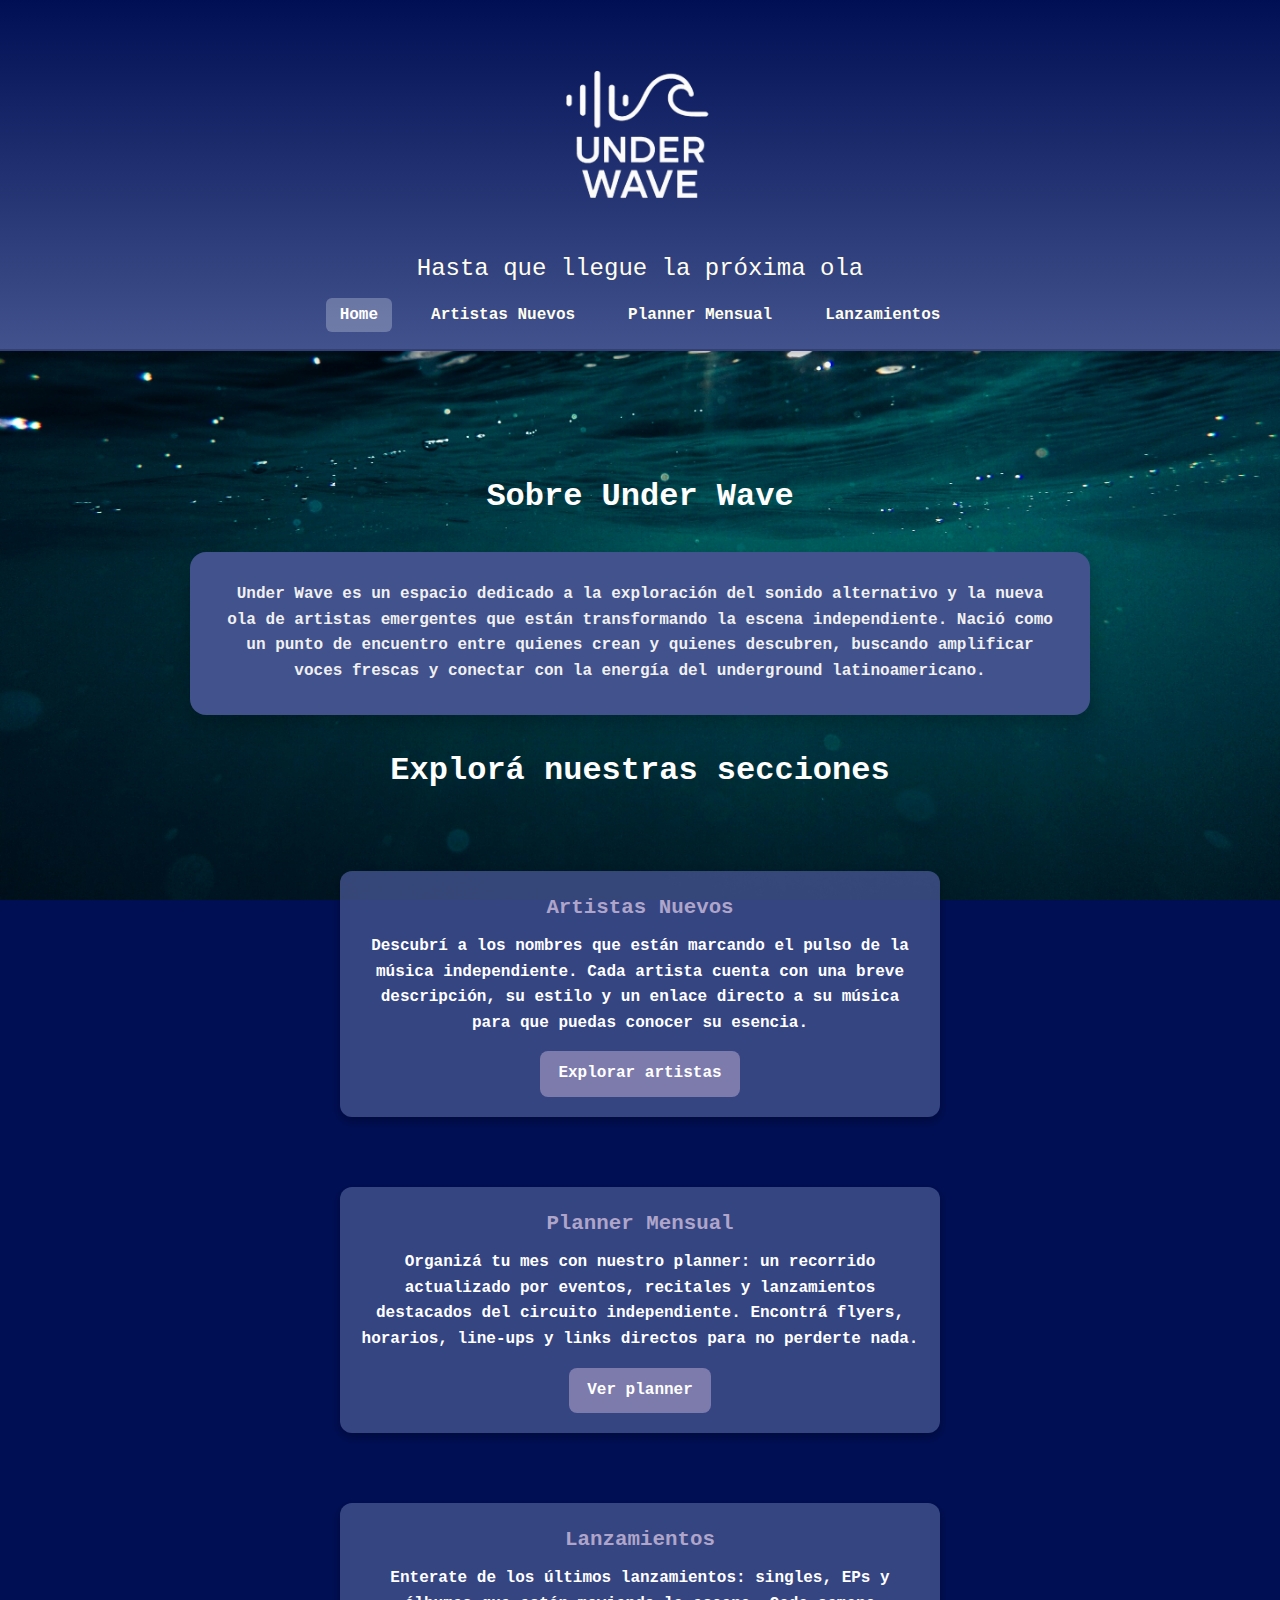
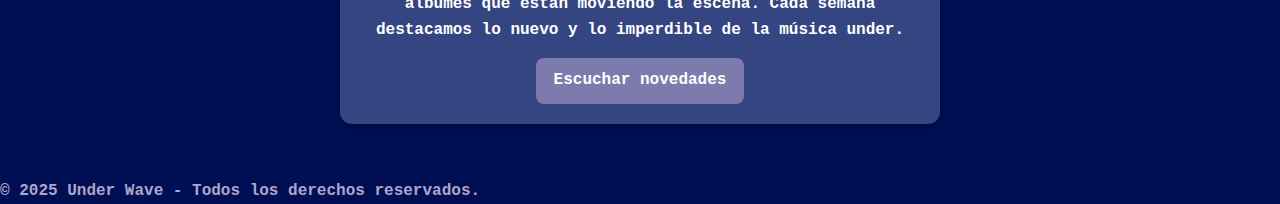
<file: pages/index.html>
<!DOCTYPE html>
<html lang="es">
<head>
  <meta charset="utf-8" />
  <meta name="viewport" content="width=device-width, initial-scale=1" />
  <title>Under Wave — Home</title>
  <meta name="description" content="Under Wave: artistas emergentes, planner y lanzamientos." />
  <link rel="stylesheet" href="/css/estilos.css">
  <link rel="icon" href="/img/logo.png" type="png">
  <meta name="theme-color" content="#000f54">
</head>
<body>
  <header>
    <img src="/img/logo.png" alt="Logotipo de Under Wave" class="logo-header">
    <h2>Hasta que llegue la próxima ola</h2>
    <nav aria-label="Menú principal">
      <ul>
        <li><a href="index.html" aria-current="page">Home</a></li>
        <li><a href="artistas.html">Artistas Nuevos</a></li>
        <li><a href="planner.html">Planner Mensual</a></li>
        <li><a href="lanzamientos.html">Lanzamientos</a></li>
      </ul>
    </nav>
  </header>

  <main>
    </section>
  </main>
  <main>
    <section class="intro">
      <h2>Sobre Under Wave</h2>
      <p>
        <strong><section class="intro caja">
      
          <p>
            <strong>Under Wave</strong> es un espacio dedicado a la exploración del sonido alternativo y la nueva ola de artistas emergentes que están transformando la escena independiente. 
            Nació como un punto de encuentro entre quienes crean y quienes descubren, buscando amplificar voces frescas y conectar con la energía del underground latinoamericano.
          </p>
        </section>        
    </section>
  
    <section class="apartados">
      <h2>Explorá nuestras secciones</h2>
  
      <article class="apartado">
        <h3>Artistas Nuevos</h3>
        <p>
          Descubrí a los nombres que están marcando el pulso de la música independiente.  
          Cada artista cuenta con una breve descripción, su estilo y un enlace directo a su música para que puedas conocer su esencia.
        </p>
        <a href="artistas.html" class="link-apartado">Explorar artistas</a>
      </article>
  
      <article class="apartado">
        <h3>Planner Mensual</h3>
        <p>
          Organizá tu mes con nuestro planner: un recorrido actualizado por eventos, recitales y lanzamientos destacados del circuito independiente.  
          Encontrá flyers, horarios, line-ups y links directos para no perderte nada.
        </p>
        <a href="planner.html" class="link-apartado">Ver planner</a>
      </article>
  
      <article class="apartado">
        <h3>Lanzamientos</h3>
        <p>
          Enterate de los últimos lanzamientos: singles, EPs y álbumes que están moviendo la escena.  
          Cada semana destacamos lo nuevo y lo imperdible de la música under.
        </p>
        <a href="lanzamientos.html" class="link-apartado">Escuchar novedades</a>
      </article>
    </section>
  </main>
  
  <footer>
    <p>&copy; 2025 Under Wave - Todos los derechos reservados.</p>
  </footer>
</body>
</html>
</file>
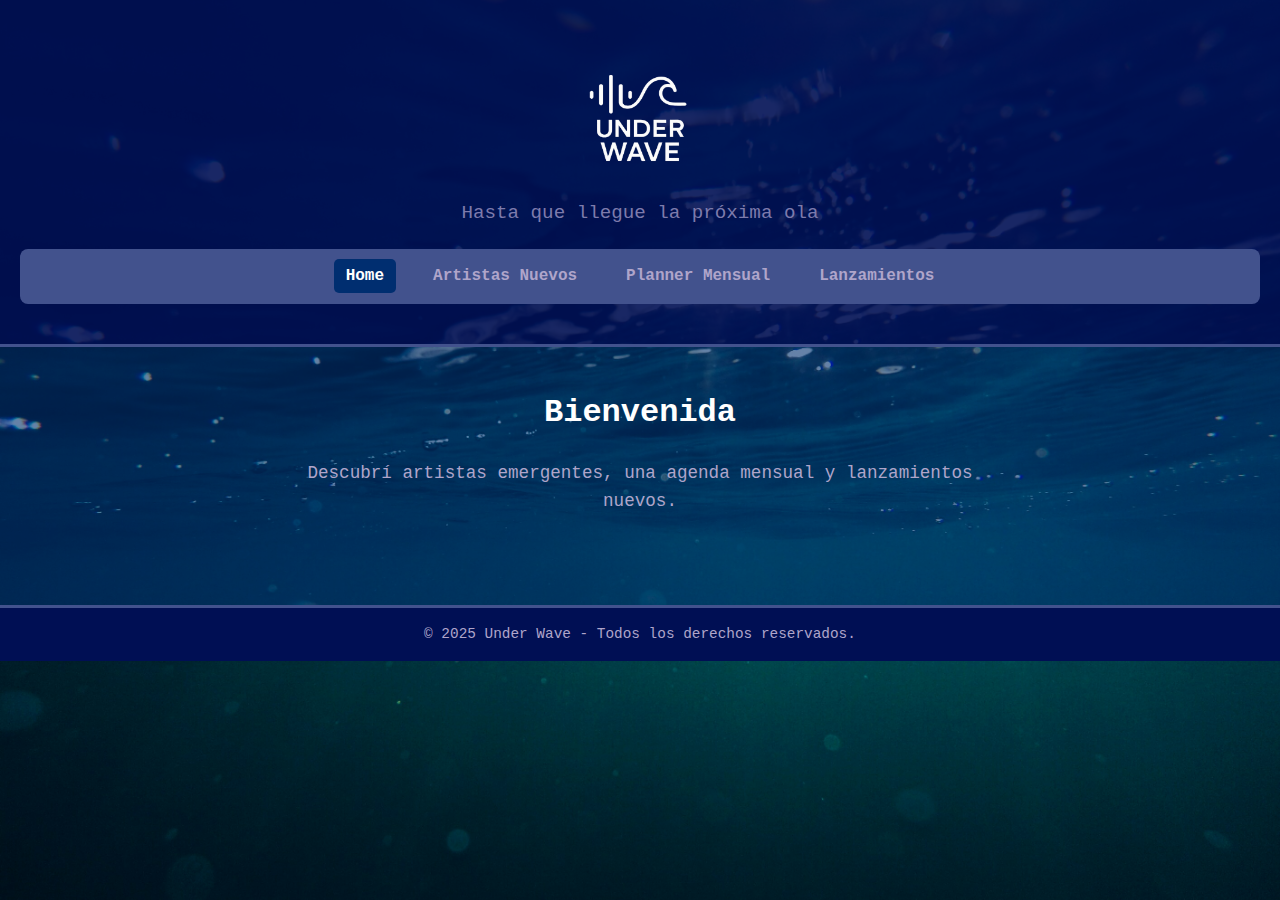
<file: produccion digital html u/pages/index.html>
<!DOCTYPE html>
<html lang="es">
<head>
  <meta charset="utf-8" />
  <meta name="viewport" content="width=device-width, initial-scale=1" />
  <title>Under Wave — Home</title>
  <meta name="description" content="Under Wave: artistas emergentes, planner y lanzamientos." />
  <link rel="stylesheet" href="css/estilos.css" />
  <link rel="icon" href="logo.png" type="png">
  <meta name="theme-color" content="#000f54">
</head>
<body>
  <header>
    <img src="css/logo.png" alt="Logotipo de Under Wave" class="logo-header">
    <h2>Hasta que llegue la próxima ola</h2>
    <nav aria-label="Menú principal">
      <ul>
        <li><a href="index.html" aria-current="page">Home</a></li>
        <li><a href="artistas.html">Artistas Nuevos</a></li>
        <li><a href="planner.html">Planner Mensual</a></li>
        <li><a href="lanzamientos.html">Lanzamientos</a></li>
      </ul>
    </nav>
  </header>

  <main>
    <section>
      <h2>Bienvenida</h2>
      <p>Descubrí artistas emergentes, una agenda mensual y lanzamientos nuevos.</p>
    </section>
  </main>

  <footer>
    <p>&copy; 2025 Under Wave - Todos los derechos reservados.</p>
  </footer>
</body>
</html>
</file>
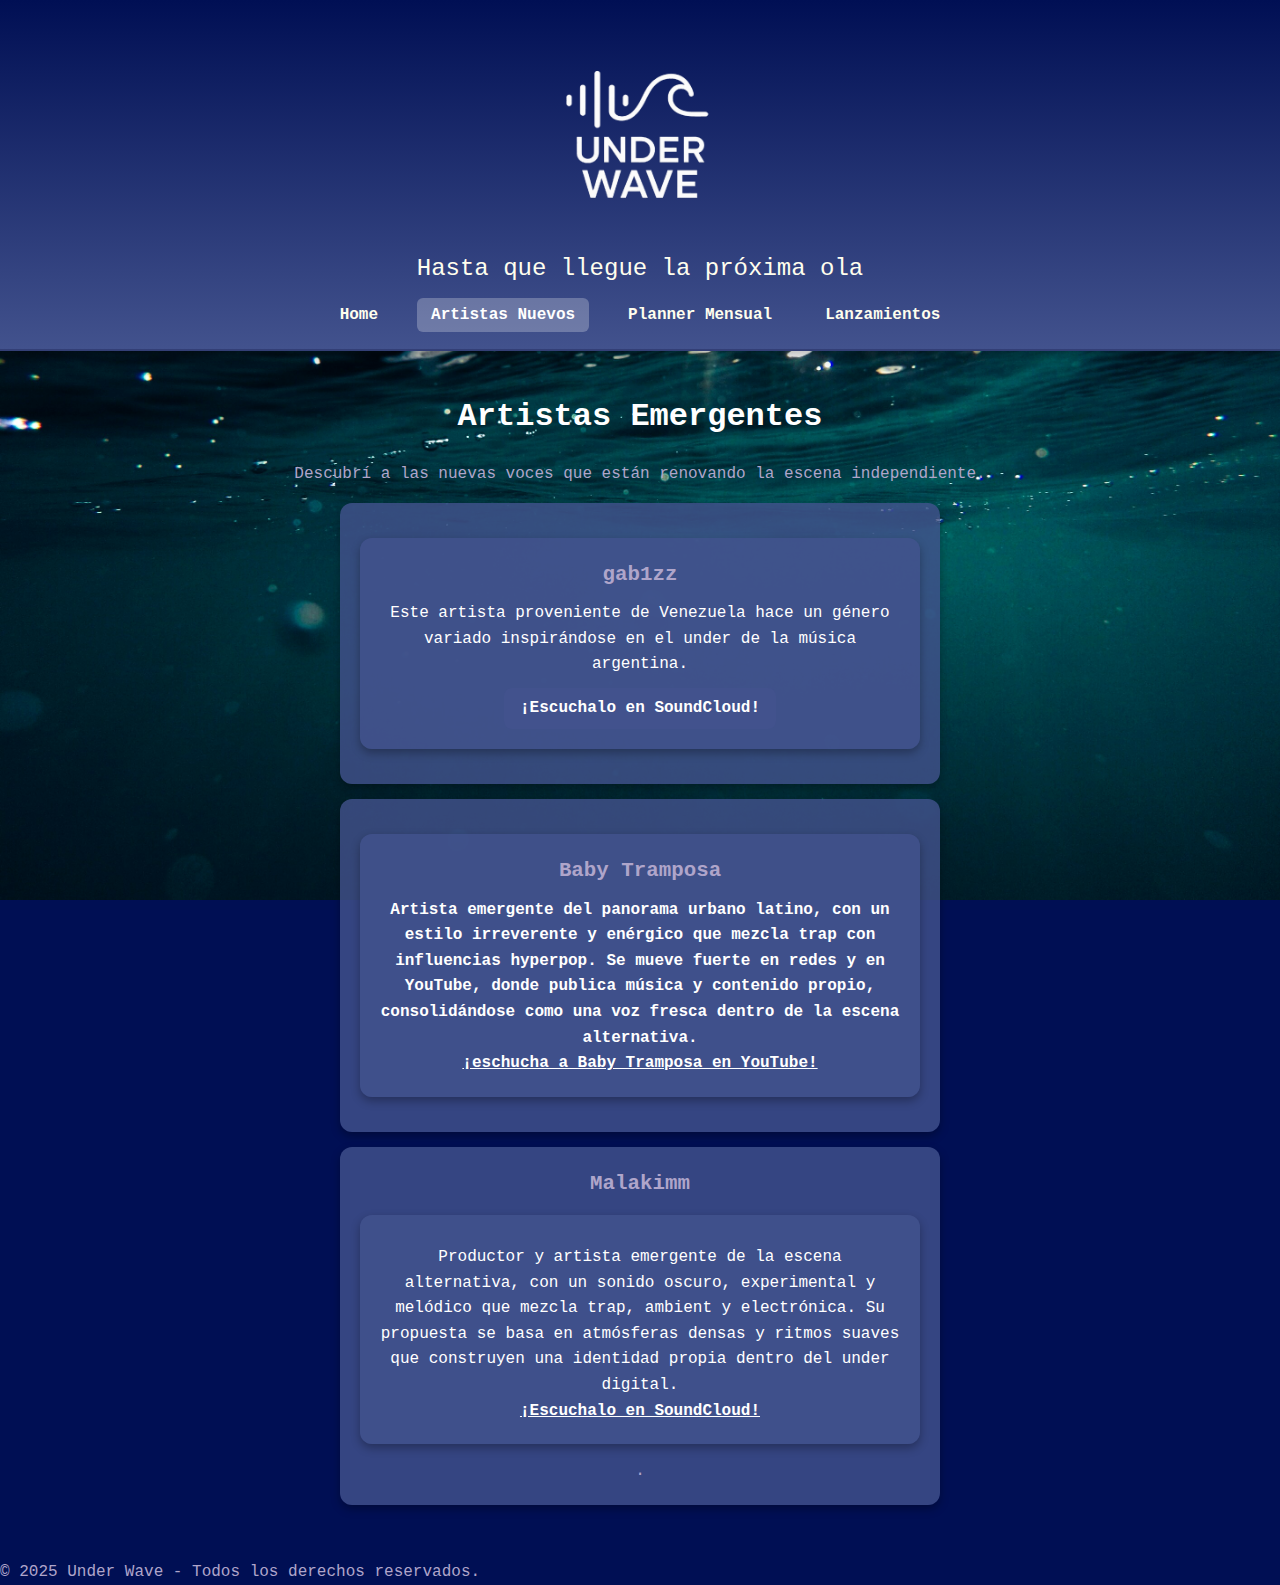
<file: pages/artistas.html>
<!DOCTYPE html>
<html lang="es">
  <head>
  <meta charset="UTF-8">
  <meta name="viewport" content="width=device-width, initial-scale=1.0">
  <title>Under Wave - Artistas Nuevos</title>
  <link rel="stylesheet" href="/css/estilos.css">
</head>
<body>
  <header>
    <h1><img src="/img/logo.png" alt="Logotipo de Under Wave" class="logo-header">
    </h1>
    <h2>Hasta que llegue la próxima ola</h2>
    <nav aria-label="Menú principal">
      <ul>
        <li><a href="/pages/index.html">Home</a></li>
        <li><a href="/pages/artistas.html" aria-current="page">Artistas Nuevos</a></li>
        <li><a href="/pages/planner.html">Planner Mensual</a></li>
        <li><a href="/pages/lanzamientos.html">Lanzamientos</a></li>
      </ul>
    </nav>
  </header>

  <main>
    <section>
      <h2>Artistas Emergentes</h2>
      <p>Descubrí a las nuevas voces que están renovando la escena independiente.</p>
      
      <article>
        <article>
          <h3>gab1zz</h3>
          <p>
            Este artista proveniente de Venezuela hace un género variado inspirándose en el under de la música argentina.
          </p>
          <a href="https://soundcloud.com/gab1zz" target="_blank" class="link-musica">
             ¡Escuchalo en SoundCloud!
          </a>
        </article>
        
        </p>
      </article>
      <article>
        <h3><article class="artista-card">
  <h3>Baby Tramposa</h3>
  <p>
    Artista emergente del panorama urbano latino, con un estilo irreverente y
    enérgico que mezcla trap con influencias hyperpop. Se mueve fuerte en redes
    y en YouTube, donde publica música y contenido propio, consolidándose como
    una voz fresca dentro de la escena alternativa.
  </p>
  <p>
    <a href="https://www.youtube.com/@babytramposa" target="_blank" rel="noopener noreferrer">
      ¡eschucha a Baby Tramposa en YouTube!
    </a>
  </p>
</article>
 </h3>
        <p></p>
      </article>
      <article>
        <h3>Malakimm</h3>
        <p><article class="artista-card">
          <h3></h3>
          <p>
            Productor y artista emergente de la escena alternativa, con un sonido oscuro,
            experimental y melódico que mezcla trap, ambient y electrónica. Su propuesta
            se basa en atmósferas densas y ritmos suaves que construyen una identidad
            propia dentro del under digital.
          </p>
          <p>
            <a href="https://soundcloud.com/malakimm?utm_source=clipboard&utm_medium=text&utm_campaign=social_sharing" 
               target="_blank" rel="noopener noreferrer">
              ¡Escuchalo  en SoundCloud!
            </a>
          </p>
        </article>
        .</p>
      </article>
    </section>
  </main>

  <footer>
    <p>&copy; 2025 Under Wave - Todos los derechos reservados.</p>
  </footer>
</body>
</html>
</file>
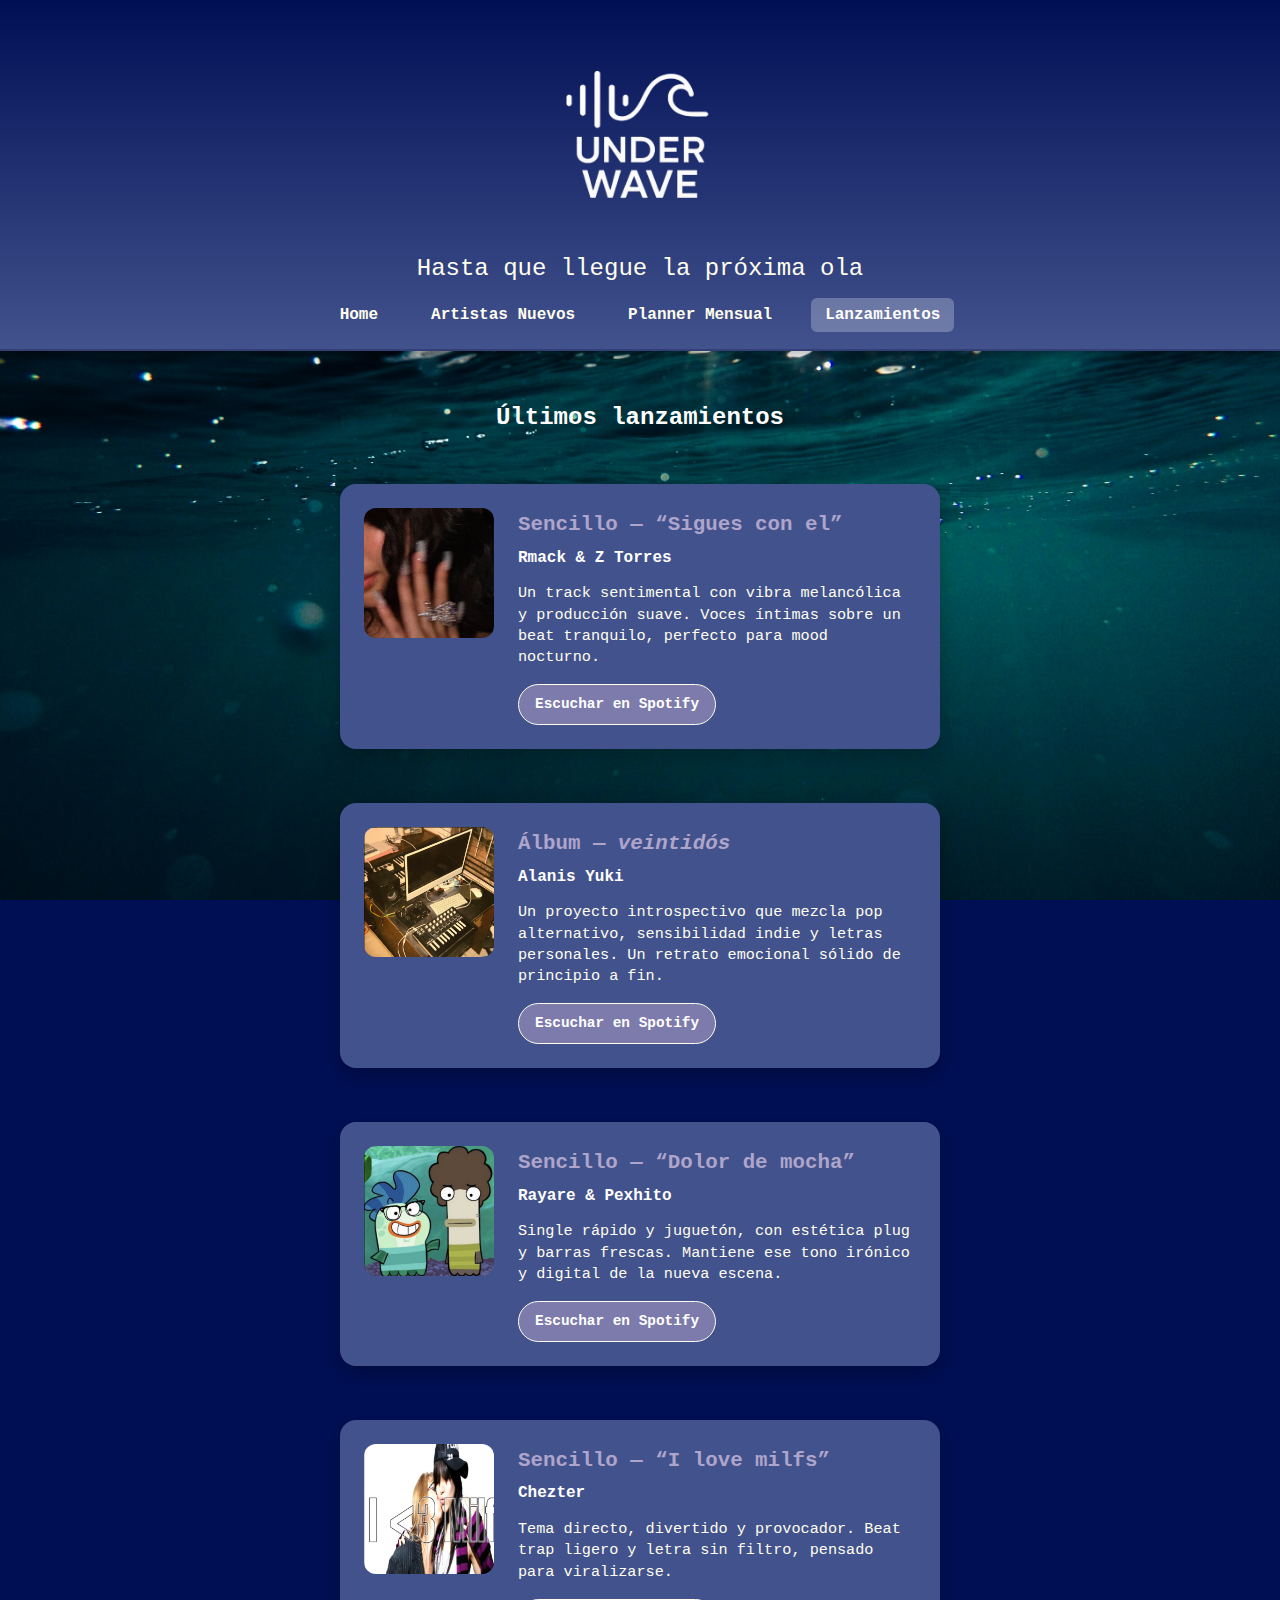
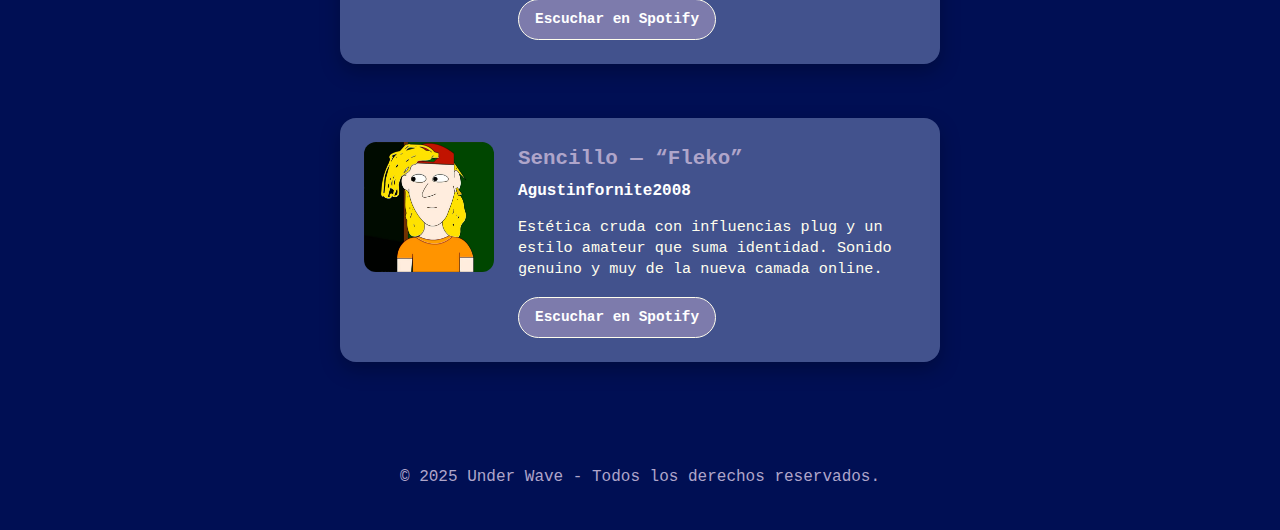
<file: pages/lanzamientos.html>
<!DOCTYPE html>
<html lang="es">
<head>
  <meta charset="UTF-8">
  <meta name="viewport" content="width=device-width, initial-scale=1.0">
  <title>Under Wave - Lanzamientos</title>
   <link rel="stylesheet" href="/css/estilos.css">
</head>
<body>
  <header>
    <h1><img src="/img/logo.png" alt="Logotipo de Under Wave" class="logo-header">
    </h1>
    <h2>Hasta que llegue la próxima ola</h2>
    <nav aria-label="Menú principal">
      <ul>
        <li><a href="/pages/index.html">Home</a></li>
        <li><a href="/pages/artistas.html">Artistas Nuevos</a></li>
        <li><a href="/pages/planner.html" >Planner Mensual</a></li>
        <li><a href="lanzamientos.html" aria-current="page">Lanzamientos</a></li>
      </ul>
      </ul>
      </ul>
    </nav>
  </header>

<!-- INICIO SECCIÓN LANZAMIENTOS -->
<section id="lanzamientos" class="lanzamientos">
  <h2>Últimos lanzamientos</h2>

  <div class="grid-lanzamientos">

    <!-- 1. Sigues con el – Rmack & Z Torres -->
    <article class="lanzamiento-card">
      <img
        class="lanzamiento-cover"
        src="/img/sigues con el.png"
        alt="Portada Sigues con el - Rmack & Z Torres">
      <div class="lanzamiento-info">
        <h3>Sencillo — “Sigues con el”</h3>
        <p class="artista">Rmack &amp; Z Torres</p>
        <p class="descripcion">
          Un track sentimental con vibra melancólica y producción suave. Voces íntimas sobre un beat tranquilo, perfecto para mood nocturno.
        </p>
        <a class="btn-lanzamiento" href="https://open.spotify.com/intl-es/track/5sjxeKJSqP5l9dvPVzf9tj?si=1bd4449fee084cc7" target="_blank" rel="noopener noreferrer">
          Escuchar en Spotify
        </a>
      </div>
    </article>

    <!-- 2. veintidós – Alanis Yuki -->
    <article class="lanzamiento-card">
      <img
        class="lanzamiento-cover"
        src="/img/veintidos alanis yuki .png"
        alt="Portada veintidós - Alanis Yuki">
      <div class="lanzamiento-info">
        <h3>Álbum — <em>veintidós</em></h3>
        <p class="artista">Alanis Yuki</p>
        <p class="descripcion">
          Un proyecto introspectivo que mezcla pop alternativo, sensibilidad indie y letras personales. Un retrato emocional sólido de principio a fin.
        </p>
        <a class="btn-lanzamiento" href="https://open.spotify.com/intl-es/album/4SnrFpk9IbaFNIJTm2BM4r?si=hOFpX50URn2exhtsWso8lg" target="_blank" rel="noopener noreferrer">
          Escuchar en Spotify
        </a>
      </div>
    </article>

    <!-- 3. Dolor de mocha – Rayare & Pexhito -->
    <article class="lanzamiento-card">
      <img
        class="lanzamiento-cover"
        src="/img/rayder y pexhito.png"
        alt="Portada Dolor de mocha - Rayare & Pexhito">
      <div class="lanzamiento-info">
        <h3>Sencillo — “Dolor de mocha”</h3>
        <p class="artista">Rayare &amp; Pexhito</p>
        <p class="descripcion">
          Single rápido y juguetón, con estética plug y barras frescas. Mantiene ese tono irónico y digital de la nueva escena.
        </p>
        <a class="btn-lanzamiento" href="https://open.spotify.com/intl-es/track/50B66NuAZx6x18ElDTO7WI?si=06ecdd2bd6e34867" target="_blank" rel="noopener noreferrer">
          Escuchar en Spotify
        </a>
      </div>
    </article>

    <!-- 4. I love milfs – Chezter -->
    <article class="lanzamiento-card">
      <img
        class="lanzamiento-cover"
        src="/img/i love milfs.png"
        alt="Portada I love milfs - Chezter">
      <div class="lanzamiento-info">
        <h3>Sencillo — “I love milfs”</h3>
        <p class="artista">Chezter</p>
        <p class="descripcion">
          Tema directo, divertido y provocador. Beat trap ligero y letra sin filtro, pensado para viralizarse.
        </p>
        <a class="btn-lanzamiento" href="https://open.spotify.com/intl-es/track/1jkuX5yszOsvxGJyQ61Ylw?si=24fa40a419d14338" target="_blank" rel="noopener noreferrer">
          Escuchar en Spotify
        </a>
      </div>
    </article>

    <!-- 5. Fleko – Agustinfornite2008 -->
    <article class="lanzamiento-card">
      <img
        class="lanzamiento-cover"
        src="/img/fleko.png"
        alt="Portada Fleko - Agustinfornite2008">
      <div class="lanzamiento-info">
        <h3>Sencillo — “Fleko”</h3>
        <p class="artista">Agustinfornite2008</p>
        <p class="descripcion">
          Estética cruda con influencias plug y un estilo amateur que suma identidad. Sonido genuino y muy de la nueva camada online.
        </p>
        <a class="btn-lanzamiento" href="https://open.spotify.com/intl-es/track/0MGLDr8ogu6clWPAwSPISb?si=c89b9098a6824efd" target="_blank" rel="noopener noreferrer">
          Escuchar en Spotify
        </a>
      </div>
    </article>

  </div>
</section>

<main class="fondo-filtrado">



  <footer>
    <p>&copy; 2025 Under Wave - Todos los derechos reservados.</p>
  </footer>
</body>
</html>
</file>
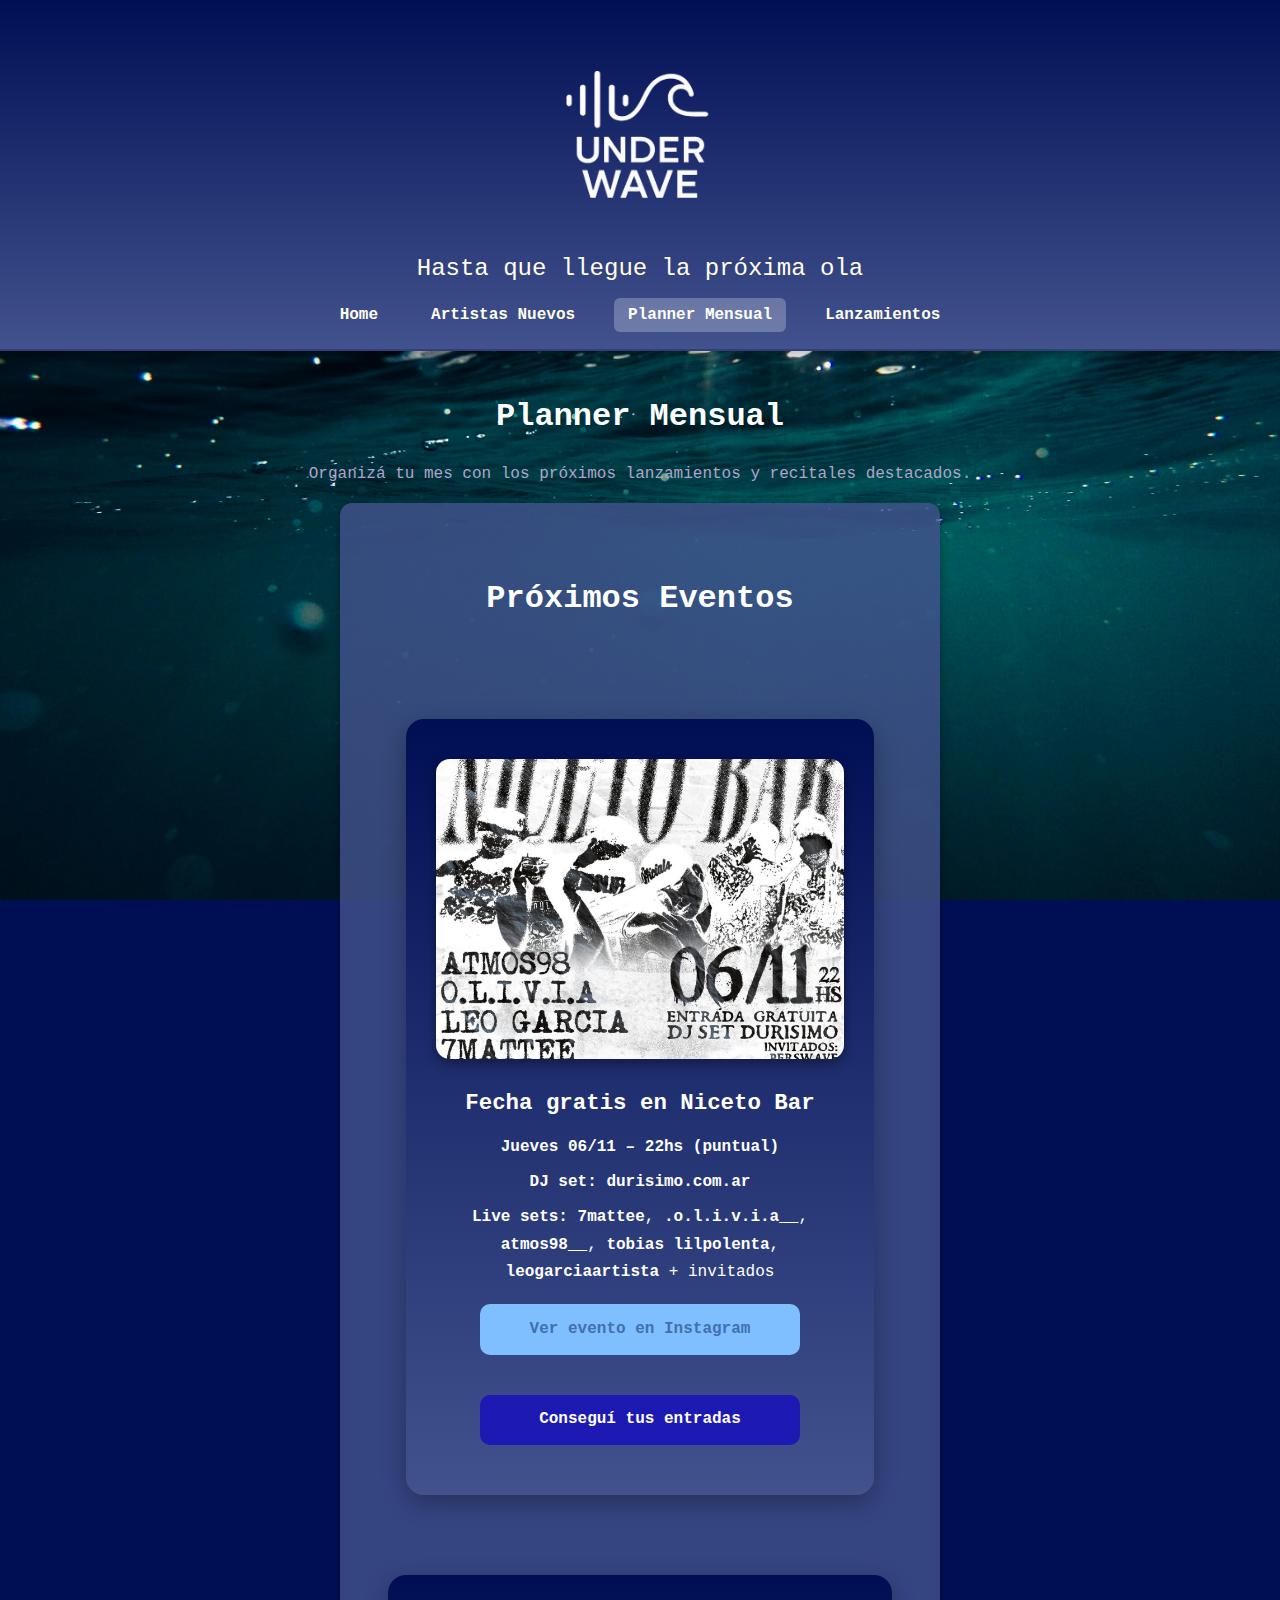
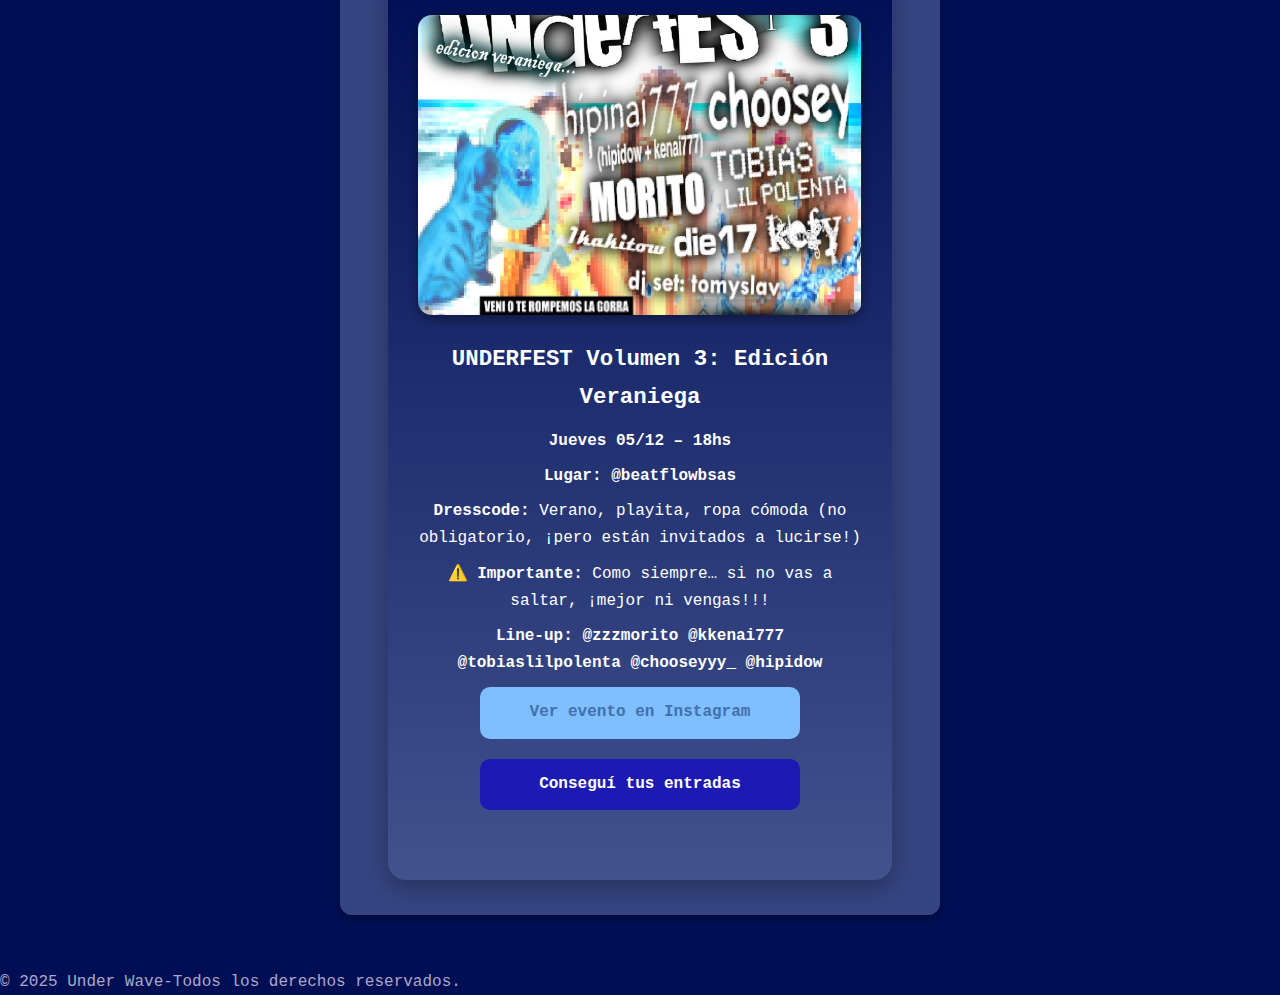
<file: pages/planner.html>
<!DOCTYPE html>
<html lang="es">
<head>
  <meta charset="UTF-8">
  <meta name="viewport" content="width=device-width, initial-scale=1.0">
  <title>Under Wave - Planner Mensual</title>
  <link rel="stylesheet" href="/css/estilos.css">
</head>
<body>
  <header>
    <h1><img src="/img/logo.png" alt="Logotipo de Under Wave" class="logo-header">
    </h1>
    <h2>Hasta que llegue la próxima ola</h2>
    <nav aria-label="Menú principal">
      <ul>
        <li><a href="/pages/index.html">Home</a></li>
        <li><a href="/pages/artistas.html">Artistas Nuevos</a></li>
        <li><a href="/pages/planner.html" aria-current="page">Planner Mensual</a></li>
        <li><a href="/pages/lanzamientos.html" >Lanzamientos</a></li>
      </ul>
    </nav>
  </header>

  <main>
    <section>
      <h2>Planner Mensual</h2>
      <p>Organizá tu mes con los próximos lanzamientos y recitales destacados.</p>
      
      <article>
       <section id="eventos">
        <h2>Próximos Eventos</h2>
      
        <article class="evento">
          <img src="/img/image.png" alt="Flyer del evento en Niceto Bar" class="img-evento">
      
          <div class="info-evento">
            <h3>Fecha gratis en Niceto Bar</h3>
            <p><strong>Jueves 06/11 – 22hs (puntual)</strong></p>
            <p><strong> DJ set:</strong> <a href="https://www.instagram.com/durisimo.com.ar" target="_blank">durisimo.com.ar</a></p>
            <p><strong> Live sets:</strong> 
              <a href="https://www.instagram.com/7mattee" target="_blank">7mattee</a>,
              <a href="https://www.instagram.com/_._o.l.i.v.i.a__" target="_blank">.o.l.i.v.i.a__</a>,
              <a href="https://www.instagram.com/atmos98__" target="_blank">atmos98__</a>,
              <a href="https://www.instagram.com/tobiaslilpolenta" target="_blank">tobias lilpolenta</a>,
              <a href="https://www.instagram.com/leogarciaartista" target="_blank">leogarciaartista</a> + invitados
            </p>
      
            <a href="https://www.instagram.com/nicetobar" target="_blank" class="link-evento">Ver evento en Instagram</a>
          </div>
          <a href="https://www.passline.com/eventos/atmos98-olivia-leo-garcia-7mattee-tobias-lil-polenta-durisimo-invitados-en-niceto-bar?fbclid=PAZXh0bgNhZW0CMTEAc3J0YwZhcHBfaWQMMjU2MjgxMDQwNTU4AAGnqzTOl-kjW5mz6_wylQ8pYfn_iPYNeDDNmLDRxI5fQjz3IFrHNSLDqell9XE_aem_3AT3oZSeGLQ7E5RwM_vsuQ" 
             target="_blank" class="link-entradas">Conseguí tus entradas</a>
        </div>
        </article>
      </section>
       <article class="evento">
        <img src="/img/underfest.png" alt=" UNDERFEST Volumen 3 - Edición Veraniega" class="img-evento">
      
        <div class="info-evento">
          <h3>UNDERFEST Volumen 3: Edición Veraniega </h3>
          <p><strong>Jueves 05/12 – 18hs</strong></p>
          <p><strong> Lugar:</strong> <a href="https://www.instagram.com/beatflowbsas/" target="_blank">@beatflowbsas</a></p>
          <p><strong> Dresscode:</strong> Verano, playita, ropa cómoda 
            (no obligatorio, ¡pero están invitados a lucirse!)
          </p><p><strong>⚠️ Importante:</strong> Como siempre… si no vas a saltar, ¡mejor ni vengas!!!</p>
          <div class="lineup">
            <span class="lineup-title"><strong>Line-up:</strong></span>
            <a class="tag" href="https://www.instagram.com/zzzmorito/" target="_blank">@zzzmorito</a>
            <a class="tag" href="https://www.instagram.com/kkenai777/" target="_blank">@kkenai777</a>
            <a class="tag" href="https://www.instagram.com/tobiaslilpolenta/" target="_blank">@tobiaslilpolenta</a>
            <a class="tag" href="https://www.instagram.com/chooseyyy_/" target="_blank">@chooseyyy_</a>
            <a class="tag" href="https://www.instagram.com/hipidow/" target="_blank">@hipidow</a>
          </div>
          <a href="https://www.instagram.com/underfest._/" target="_blank" class="link-evento">Ver evento en Instagram</a>
          <a href="https://www.passline.com/eventos/atmos98-olivia-leo-garcia-7mattee-tobias-lil-polenta-durisimo-invitados-en-niceto-bar" 
             target="_blank" class="link-entradas"> Conseguí tus entradas</a>
        </div>
      </article>
    </section>
  </main>

  <footer>
    <p>&copy; 2025 Under Wave-Todos los derechos reservados.</p>
  </footer>
</body>
</html>
</file>
<file: css/estilos.css>
/* 🎨 Paleta de colores Under Sea */
:root {
  --color1: #000f54; /* Azul marino oscuro */
  --color2: #002e70; /* Azul profundo */
  --color3: #42528d; /* Azul violáceo */
  --color4: #7d7bac; /* Lavanda oscuro */
  --color5: #afa5ca; /* Lavanda claro */
  --blanco: #ffffff;
}

* {
  margin: 0;
  padding: 0;
  box-sizing: border-box;
}

img { max-width: 100%; height: auto; display: block; }
body { word-break: break-word; }

/*  Fondo general */
body {
  font-family: "Courier New", Courier, monospace;
  background-color: var(--color1);
  background-image: url("/img/fondo\ under\ sea.jpg"); /* espacios */
  background-size: cover;
  background-position: center;
  background-attachment: fixed;
  color: var(--color5);
  line-height: 1.6;
}

/*  HEADER  */
header {
  background: linear-gradient(180deg, #000f54 0%, #42528d 100%);
  color: #ffffff;
  text-align: center;
  padding: 20px 0;
  border-bottom: 2px solid rgba(255, 255, 255, 0.2);
  box-shadow: 0 4px 15px rgba(0, 0, 0, 0.3);
}

.logo-header {
  width: 220px;
  height: auto;
  display: block;
  margin: 0 auto 10px;
}

header h2 {
  
  color: #fffeee;
  font-weight: 500;
  margin-bottom: 15px;
}

/*  NAV  */
nav ul {
  list-style: none;
  padding: 0;
  margin: 0 auto;
  display: flex;
  justify-content: center;
  gap: 25px;
}

nav a {
  color: #fffeee;
  text-decoration: none;
  font-weight: 600;
  padding: 8px 14px;
  border-radius: 6px;
  transition: background-color 0.3s ease, transform 0.2s ease;
}

nav a:hover {
  background-color: rgba(255, 255, 255, 0.15);
  transform: scale(1.05);
}

nav a[aria-current="page"] {
  background-color: rgba(255, 255, 255, 0.25);
  color: #fff;
}

/*  MAIN GENERAL  */
main {
  display: flex;
  flex-direction: column;
  align-items: center;
  padding: 40px 20px;
  background-color: transparent;
  text-align: center;
}


main h2 {
  font-size: 2rem;
  margin-bottom: 20px;
  color: var(--blanco);
}

/*  CAJAS DEL HOME  */
.caja {
  background-color: #42528d;
  color: #ffffff;
  border-radius: 16px;
  padding: 30px;
  margin: 30px auto;
  max-width: 900px;
  box-shadow: 0 8px 20px rgba(0, 0, 0, 0.25);
  transition: transform 0.3s ease, box-shadow 0.3s ease;
}

.caja:hover {
  transform: translateY(-4px);
  box-shadow: 0 10px 25px rgba(0, 0, 0, 0.3);
}

.caja h2,
.caja h3 {
  color: #fffeee;
  margin-bottom: 15px;
}

.caja p {
  color: #f0f0f0;
  line-height: 1.6;
}

.link-apartado {
  display: inline-block;
  margin-top: 15px;
  padding: 10px 18px;
  background-color: #7d7bac;
  color: #ffffff;
  text-decoration: none;
  border-radius: 8px;
  font-weight: 600;
  transition: background-color 0.3s ease, transform 0.2s ease;
}

.link-apartado:hover {
  background-color: #afa5ca;
  transform: scale(1.05);
}

.intro {
  text-align: center;
}

.apartados {
  display: flex;
  flex-direction: column;
  gap: 40px;
  width: 100%;
  align-items: center;
}

/*  ARTISTAS  */
article {
  background-color: rgba(66, 82, 141, 0.8);
  margin: 15px auto;
  padding: 20px;
  max-width: 600px;
  border-radius: 12px;
  box-shadow: 0 4px 10px rgba(0, 0, 0, 0.3);
  transition: transform 0.3s ease;
}

article:hover {
  transform: translateY(-5px);
}

article h3 {
  margin-bottom: 10px;
  color: var(--color5);
  font-size: 1.3rem;
}

article p {
  color: var(--blanco);
  font-size: 1rem;
}

.link-musica {
  display: inline-block;
  margin-top: 10px;
  background-color: #42528d;
  color: white;
  padding: 8px 16px;
  border-radius: 8px;
  text-decoration: none;
  font-weight: 600;
  transition: transform 0.2s ease, opacity 0.2s ease;
}

/* --- LINKS BLANCOS EN LAS CARDS DE ARTISTAS --- */
article a {
  color: var(--blanco) !important;
  text-decoration: underline;
  font-weight: 600;
}

article a:hover {
  opacity: 0.8;
}


/*  PLANNER / EVENTOS  */

#eventos {
  display: flex;
  flex-direction: column;
  align-items: center;
  gap: 60px;
  padding: 50px 20px;
}

/* Cada tarjeta */
.evento {
  display: flex;
  flex-direction: column;
  align-items: center;
  justify-content: flex-start;
  background: linear-gradient(180deg, #000f54 0%, #42528d 100%);
  border-radius: 18px;
  box-shadow: 0 8px 24px rgba(0, 0, 0, 0.3);
  width: 90%;
  max-width: 800px;
  min-height: 680px; /*  TODAS IGUALES */
  padding: 40px 30px;
  text-align: center;
  transition: transform 0.3s ease, box-shadow 0.3s ease;
}

.evento:hover {
  transform: translateY(-4px);
  box-shadow: 0 10px 28px rgba(0, 0, 0, 0.4);
}

/* Imagen arriba, proporción */
.img-evento {
  width: 100%;
  max-width: 500px;
  height: 300px; /*  mismo alto en todos los flyers */
  object-fit: cover;
  border-radius: 14px;
  margin-bottom: 25px;
  box-shadow: 0 4px 12px rgba(0, 0, 0, 0.4);
}

/* Texto  */
.info-evento {
  color: #ffffff;
  line-height: 1.7;
  width: 100%;
  max-width: 650px;
  margin-bottom: 20px;
}

.info-evento h3 {
  font-size: 1.4rem;
  margin-bottom: 12px;
  color: #fff;
}

.info-evento p {
  margin-bottom: 8px;
}

.info-evento a {
  color: #7fbfff;
  text-decoration: none;
  font-weight: 600;
}

.info-evento a:hover {
  text-decoration: underline;
}

/* Botones  */
.link-evento,
.link-entradas {
  display: inline-block;
  width: 100%;
  max-width: 320px;
  text-align: center;
  margin: 10px auto;
  padding: 12px 0;
  border-radius: 10px;
  font-weight: 700;
  text-decoration: none;
  font-size: 1rem;
  transition: transform 0.2s ease, opacity 0.2s ease;
}

/* Botón celeste */
.link-evento {
  background-color: #7fbfff;
  color: #4170ac !important;
}

/* Botón azul */
.link-entradas {
  background-color: #1d1ab3;
  color: #ffffff !important;
}

/* Hover */
.link-evento:hover,
.link-entradas:hover {
  transform: scale(1.03);
  opacity: 0.9;
}

/* Responsive */
@media (max-width: 768px) {
  .evento {
    width: 95%;
    min-height: auto;
    padding: 30px 20px;
  }

  .img-evento {
    height: auto;
    max-width: 100%;
  }

  .info-evento {
    padding: 0 10px;
  }

  .link-evento,
  .link-entradas {
    max-width: 100%;
  }
}


.lanzamientos {
  padding: 3rem 1.5rem;
  max-width: 1100px;
  margin: 0 auto;
}

.lanzamientos h2 {
  margin-bottom: 2rem;
  color: var(--blanco);
  text-align: center;
}

.grid-lanzamientos {
  display: flex;
  flex-direction: column;
  gap: 1.5rem;
}

/* Cada tarjeta */
.lanzamiento-card {
  display: flex;
  gap: 1.5rem;
  padding: 1.5rem;
  border-radius: 16px;
  background-color: #42528d; /* sin transparencia */
  box-shadow: 0 8px 20px rgba(0, 0, 0, 0.25);
}

/* Portada */
.lanzamiento-cover {
  width: 130px;
  height: 130px;
  object-fit: cover;
  border-radius: 12px;
  flex-shrink: 0;
}

/* Texto */
.lanzamiento-info h3 {
  margin: 0 0 0.25rem;
}

.lanzamiento-info .artista {
  font-weight: 600;
  margin-bottom: 0.75rem;
  color: var(--blanco);
}

.lanzamiento-info .descripcion {
  font-size: 0.95rem;
  line-height: 1.4;
  margin-bottom: 1rem;
  color: #fffeee;
}

.btn-lanzamiento {
  display: inline-block;
  font-size: 0.9rem;
  text-decoration: none;
  padding: 0.5rem 1rem;
  border-radius: 999px;
  border: 1px solid #fffeee;
  color: #fffeee;
  background-color: #7d7bac;
  transition: transform 0.2s ease, opacity 0.2s ease;
}

.btn-lanzamiento:hover {
  transform: scale(1.03);
  opacity: 0.9;
}

/* MOBILE: imagen arriba */
@media (max-width: 700px) {
  .lanzamiento-card {
    flex-direction: column;
    align-items: flex-start;
  }

  .lanzamiento-cover {
    width: 100%;
    max-width: 220px;
  }
}
</file>
<file: produccion digital html u/pages/css/estilos.css>
/*  Paleta de colores Under Sea */
:root {
    --color1: #000f54; /* Azul marino oscuro */
    --color2: #002e70; /* Azul profundo */
    --color3: #42528d; /* Azul violáceo */
    --color4: #7d7bac; /* Lavanda oscuro */
    --color5: #afa5ca; /* Lavanda claro */
    --blanco: #ffffff;
}

* {
    margin: 0;
    padding: 0;
    box-sizing: border-box;
}

/* Estilos */
body {
    font-family: "Courier New", Courier, monospace;
    background-color: var(--color1);
    background-image: url("fondo\ under\ sea.jpg"); /* pediente */
    background-size: cover;
    background-position: center;
    background-attachment: fixed;
    color: var(--color5);
    line-height: 1.6;
}

/* Header */
header {
    background-color: rgba(0, 15, 84, 0.9); /* var(--color1) con transparencia */
    text-align: center;
    padding: 40px 20px;
    border-bottom: 3px solid var(--color3);
}

header h1 {
    font-size: 3rem;
    color: var(--color5);
    margin-bottom: 10px;
    text-transform: uppercase;
    letter-spacing: 2px;
}

header h2 {
    font-size: 1.2rem;
    color: var(--color4);
    font-weight: normal;
}

/* Navegación */
nav {
    margin-top: 20px;
}

nav ul {
    list-style: none;
    display: flex;
    justify-content: center;
    flex-wrap: wrap;
    gap: 25px;
    background-color: var(--color3);
    padding: 15px 20px;
    border-radius: 8px;
}

nav ul li a {
    text-decoration: none;
    color: var(--color5);
    font-weight: bold;
    padding: 8px 12px;
    transition: all 0.3s ease;
    border-radius: 5px;
}

nav ul li a:hover,
nav ul li a[aria-current="page"] {
    background-color: var(--color2);
    color: var(--blanco);
}

/*  Contenido principal */
main {
    padding: 40px 20px;
    background-color: rgba(0, 46, 112, 0.6); /* var(--color2) translúcido */
    text-align: center;
}

main h2 {
    font-size: 2rem;
    margin-bottom: 20px;
    color: var(--blanco);
}

/* Secciones destacadas */
section {
    margin-bottom: 50px;
}

section p {
    max-width: 700px;
    margin: 0 auto 30px auto;
    font-size: 1.1rem;
    color: var(--color5);
}

article {
    background-color: rgba(66, 82, 141, 0.8); /* var(--color3 translúcido) */
    margin: 15px auto;
    padding: 20px;
    max-width: 600px;
    border-radius: 12px;
    box-shadow: 0 4px 10px rgba(0,0,0,0.3);
    transition: transform 0.3s ease;
}

article:hover {
    transform: translateY(-5px);
}

article h3 {
    margin-bottom: 10px;
    color: var(--color4);
    font-size: 1.3rem;
}

article p {
    color: var(--blanco);
    font-size: 1rem;
}

/* ooter */
footer {
    background-color: var(--color1);
    color: var(--color5);
    text-align: center;
    padding: 15px;
    font-size: 0.9rem;
    border-top: 3px solid var(--color3);
}

/*  Responsive */
@media (max-width: 768px) {
    header h1 {
        font-size: 2.2rem;
    }

    nav ul {
        flex-direction: column;
        gap: 15px;
    }

    main {
        padding: 20px;
    }

    article {
        max-width: 100%;
    }
}
/* Mobile  */
nav ul {
    flex-direction: column;
    align-items: center;
}

article {
    width: 90%;
    max-width: 500px;
}

/* Desktop */
@media (min-width: 768px) {
    nav ul {
        flex-direction: row;
        justify-content: center;
    }

    article {
        max-width: 600px;
    }
}

/* ===== NAV FIX PACK (básico y accesible) ===== */

/* El <ul> no pinta fondo; lo pintan solo los <a> */
.site-nav .menu{
    list-style: none;
    margin: 0;
    padding: 0;
    display: flex;
    gap: .5rem;
  }
  
  /* Quitamos padding/fondo del <li> para que no “se pinte el de al lado” */
  .site-nav .menu li{
    margin: 0;
    padding: 0;
    background: transparent;
  }
  
  /* El click, hover y activo se pintan en el <a> */
  .site-nav .menu a{
    display: block;                /* el fondo cubre bien el área clickeable */
    padding: .5rem .75rem;
    border-radius: 8px;
    text-decoration: none;
    color: #fff;                   /* menú sobre header oscuro */
    background: rgba(255,255,255,.08); /* base translúcida */
    transition: background-color .2s ease;
  }
  
  /* Hover con “transparencia” un poco más fuerte */
  .site-nav .menu a:hover{
    background: rgba(255,255,255,.18);
  }
  
  /* ACTIVO: sólo el <a> con aria-current="page" */
  .site-nav .menu a[aria-current="page"]{
    background: var(--color2, #002e70); /* azul profundo de tu paleta */
    color: #fff;
  }
  
  /* Accesibilidad al navegar con teclado */
  .site-nav .menu a:focus-visible{
    outline: 3px solid var(--color4, #7d7bac);
    outline-offset: 2px;
  }
  
  /* En mobile, si usás menú colapsable, cuando se abra, que se vea en columna */
  .site-nav.is-open .menu{
    flex-direction: column;
  }
  .logo-header{
    width:150px;
    height:auto;
    display:block;
    margin:0 auto 0.5rem; /* centrado arriba del menú */
  }
  
/* ====== MOBILE PACK FINAL (para Under Wave básico) ====== */

/* Ajustes generales de texto e imágenes */
img { max-width: 100%; height: auto; display: block; }
body { word-break: break-word; }

/* Pantallas pequeñas (celulares) */
@media (max-width: 600px){

  header {
    padding: 25px 10px;
  }

  header h1 {
    font-size: 1.8rem;
  }

  nav ul {
    flex-direction: column;
    align-items: center;
    gap: 10px;
  }

  nav ul li a {
    width: 100%;
    max-width: 300px;
    text-align: center;
    padding: 10px 12px;
    font-size: 1rem;
  }

  main {
    padding: 20px 10px;
  }

  article {
    max-width: 100%;
    margin: 10px auto;
  }

  footer {
    font-size: 0.8rem;
    padding: 10px;
  }

  .logo-header {
    width: 120px;
    margin-bottom: 10px;
  }
}

/* Tablets pequeñas (entre 600 y 900px) */
@media (min-width: 601px) and (max-width: 900px){
  nav ul {
    flex-wrap: wrap;
    gap: 15px;
  }
  nav ul li a {
    padding: 10px 15px;
  }
}
</file>
